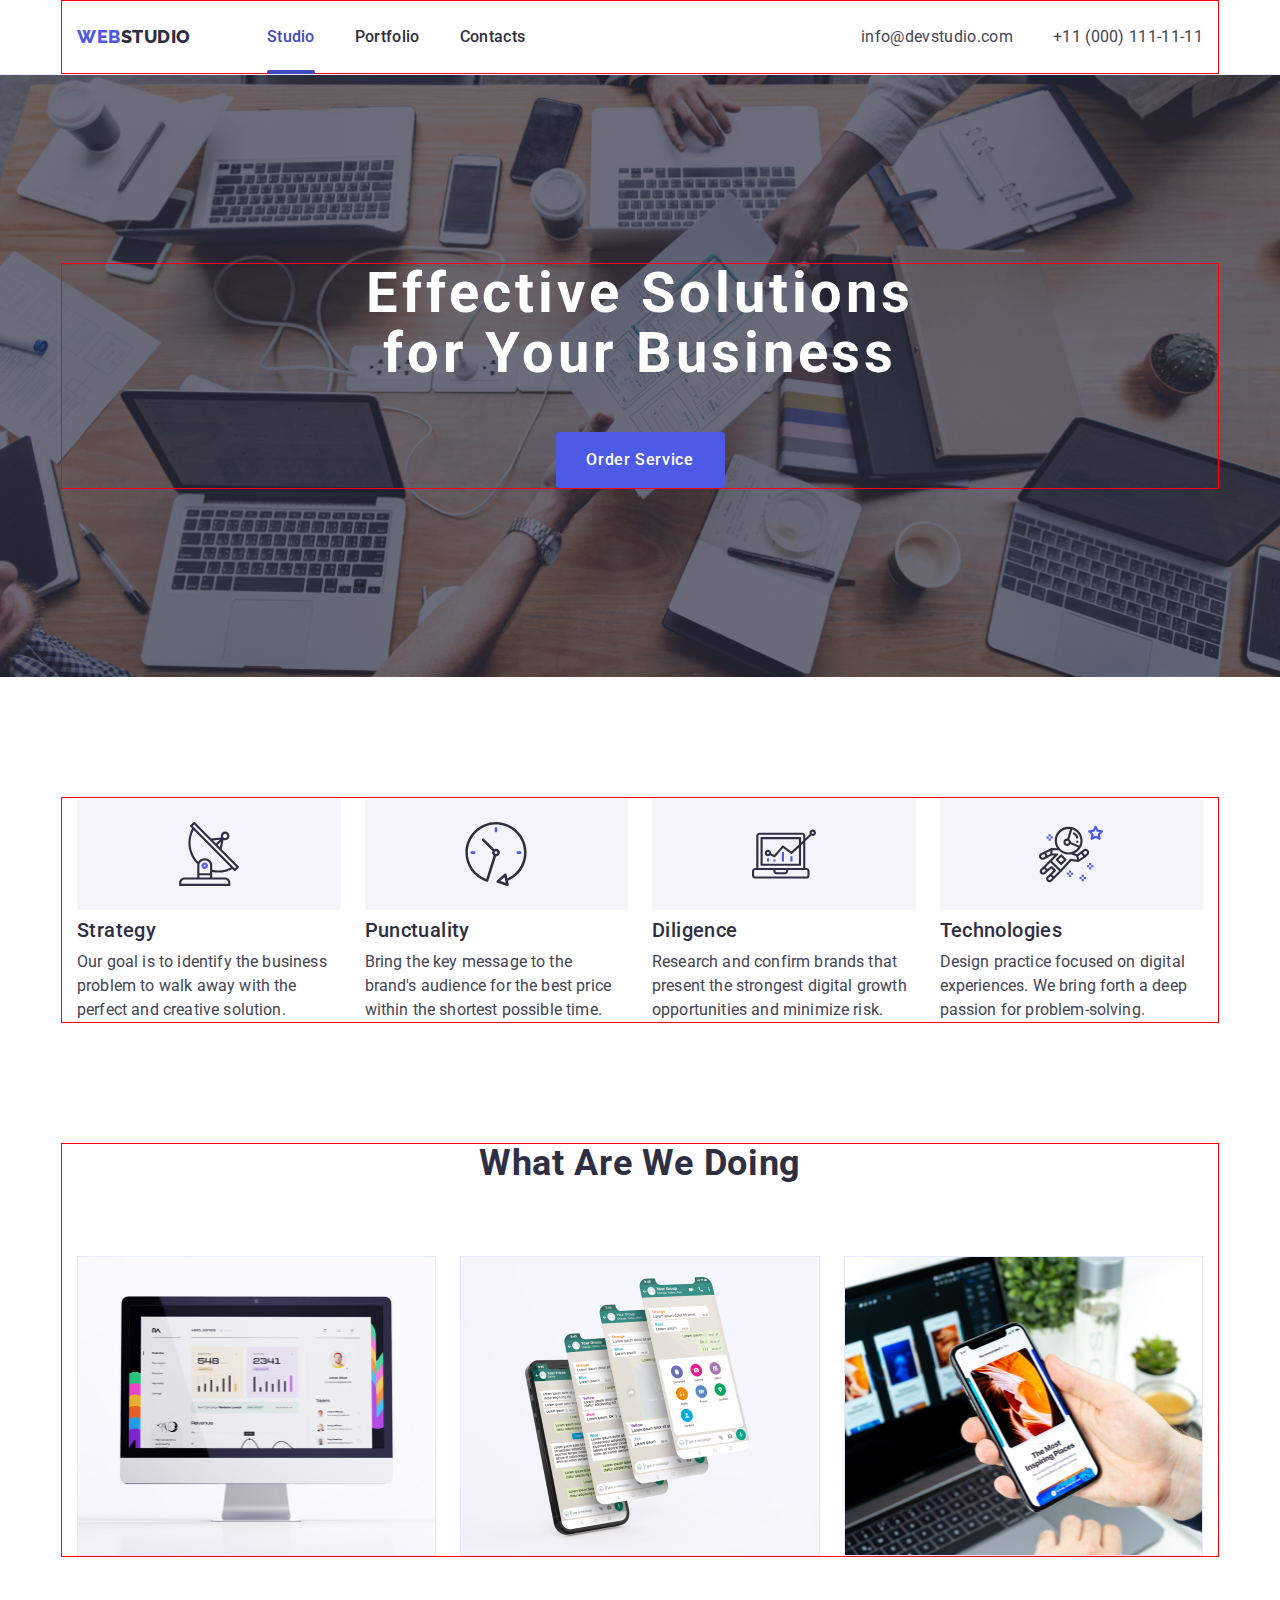
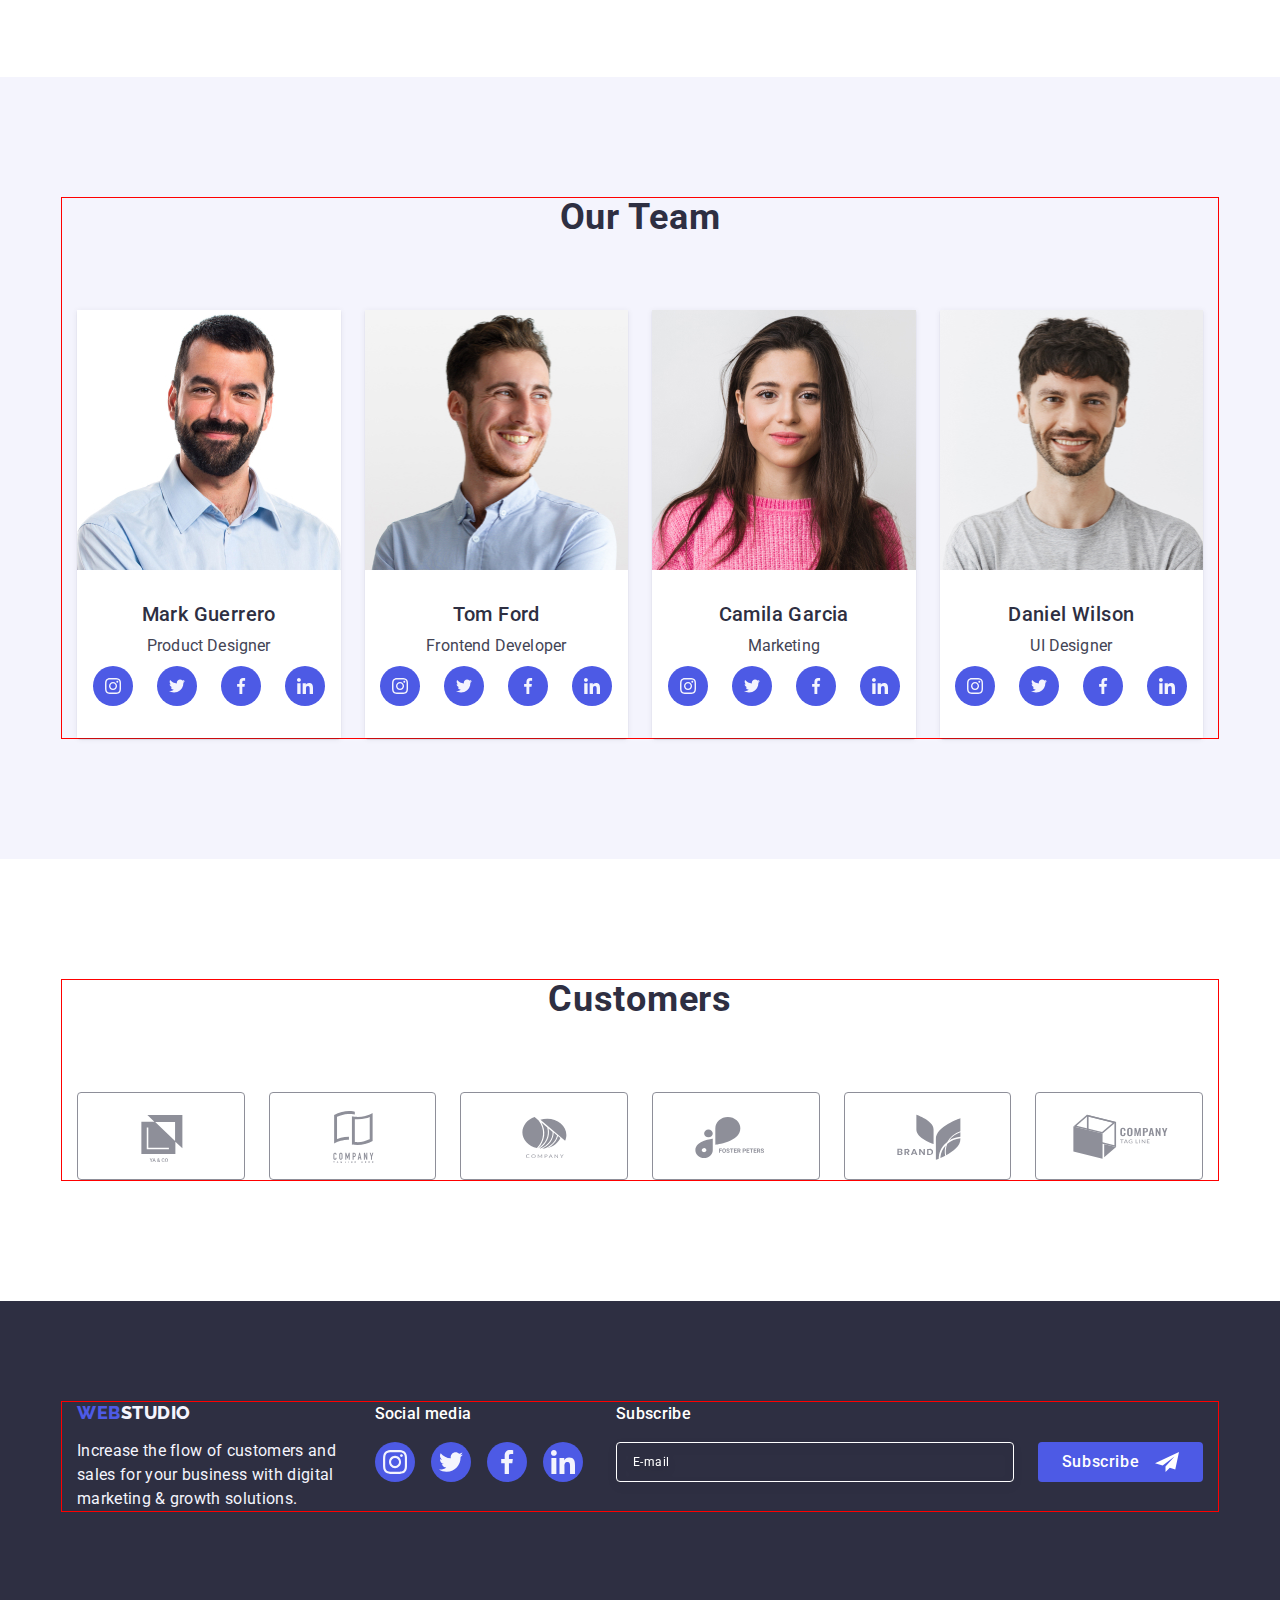
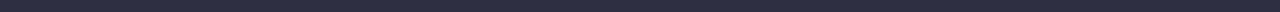
<file: index.html>
<!DOCTYPE html>
<html lang="en">
  <head>
    <meta charset="UTF-8" />
    <meta name="viewport" content="width=device-width, initial-scale=1.0" />
    <title>Studio</title>
    <!-- Fonts -->
    <link rel="preconnect" href="https://fonts.googleapis.com" />
    <link rel="preconnect" href="https://fonts.gstatic.com" crossorigin />
    <link
      href="https://fonts.googleapis.com/css2?family=Raleway:wght@800&family=Roboto:wght@400;500;700;900&display=swap"
      rel="stylesheet"
    />
    <link
      rel="stylesheet"
      href="https://cdnjs.cloudflare.com/ajax/libs/modern-normalize/2.0.0/modern-normalize.min.css"
    />
    <!-- Custom Styles -->

    <link rel="stylesheet" href="./css/styles.css" />
  </head>

  <body>
    <header class="page-header">
      <div class="nav-container container">
        <nav class="nav-list list">
          <a href="./index.html" class="header-logo link"
            >Web<span class="header-logo-span">Studio</span></a
          >
          <ul class="nav-list__menu list">
            <li class="nav-list__item">
              <a href="./index.html" class="nav-list__link-main link">Studio</a>
            </li>
            <li class="nav-list__item">
              <a href="./portfolio.html" class="nav-list__link link"
                >Portfolio</a
              >
            </li>
            <li class="nav-list__item">
              <a href="" class="nav-list__link link">Contacts</a>
            </li>
          </ul>
        </nav>

        <address class="header-adrress">
          <ul class="adrress-list list">
            <li class="adrress-list__item">
              <a
                href="mailto:info@devstudio.com"
                class="address-list__link link"
                >info@devstudio.com</a
              >
            </li>
            <li class="adrress-list__item">
              <a href="tel:+110001111111" class="address-list__link link"
                >+11 (000) 111-11-11</a
              >
            </li>
          </ul>
        </address>

        <!-- Header Mobile Menu  -->

        <button
          class="menu-open__button js-open-menu"
          aria-expanded="false"
          aria-controls="mobile-menu"
        >
          <svg
            class="menu-open__icon"
            width="32"
            height="22"
            stroke="var(--navyblue)"
          >
            <use href="./images/icons.svg#icon-burger"></use>
          </svg>
        </button>

        <div class="menu-container js-menu-container" id="mobile-menu">
          <button class="menu-close__button js-close-menu">
            <svg class="menu-close__icon" width="8" height="8">
              <use href="./images/icons.svg#icon-cross"></use>
            </svg>
          </button>

          <ul class="mobile-menu__list list">
            <li class="mobile-menu__item">
              <a href="./index.html" class="mobile-menu__link-main link"
                >Studio</a
              >
            </li>
            <li class="mobile-menu__item">
              <a href="./portfolio.html" class="mobile-menu__link link"
                >Portfolio</a
              >
            </li>
            <li class="mobile-menu__item">
              <a href="" class="mobile-menu__link link">Contacts</a>
            </li>
          </ul>

          <div class="mobile-menu__bottom">
            <address class="mobile-menu__contacts">
              <ul class="mobile-menu__contacts-list list">
                <li class="mobile-menu__contacts-item">
                  <a
                    class="mobile-menu__contacts-phone link"
                    href="tel:+110001111111"
                    >+11 (000) 111-11-11</a
                  >
                </li>
                <li class="mobile-menu__contacts-item">
                  <a
                    class="mobile-menu__contacts-mail link"
                    href="mailto:info@devstudio.com"
                    >info@devstudio.com</a
                  >
                </li>
              </ul>
            </address>

            <!-- Mobile Menu Socials -->

            <ul class="mobile-menu__socials-list">
              <li class="mobile-menu__socials-item list">
                <a
                  class="team-list__socials-link"
                  href="https://www.instagram.com"
                  target="_blank"
                  rel="noopener noreferrer"
                  aria-label="instagram icon"
                >
                  <svg class="team-list__socials-icon" width="16" height="16">
                    <use href="./images/icons.svg#icon-instagram"></use>
                  </svg>
                </a>
              </li>
              <li class="mobile-menu__socials-item list">
                <a
                  class="team-list__socials-link"
                  href="https://www.twitter.com"
                  target="_blank"
                  rel="noopener noreferrer"
                  aria-label="twitter icon"
                >
                  <svg class="team-list__socials-icon" width="16" height="16">
                    <use href="./images/icons.svg#icon-twitter"></use>
                  </svg>
                </a>
              </li>
              <li class="mobile-menu__socials-item list">
                <a
                  class="team-list__socials-link"
                  href="https://www.facebook.com"
                  target="_blank"
                  rel="noopener noreferrer"
                  aria-label="facebook icon"
                >
                  <svg class="team-list__socials-icon" width="16" height="16">
                    <use href="./images/icons.svg#icon-facebook"></use>
                  </svg>
                </a>
              </li>
              <li class="mobile-menu__socials-item list">
                <a
                  class="team-list__socials-link"
                  href="https://www.linkedin.com"
                  target="_blank"
                  rel="noopener noreferrer"
                  aria-label="linkedin icon"
                >
                  <svg class="team-list__socials-icon" width="16" height="16">
                    <use href="./images/icons.svg#icon-linkedin"></use>
                  </svg>
                </a>
              </li>
            </ul>
          </div>
        </div>
      </div>
    </header>

    <main>
      <!-- ===== Hero Section ===== -->

      <section class="hero">
        <div class="container">
          <h1 class="hero-headline">Effective Solutions for Your Business</h1>
          <button type="button" class="hero-button" data-modal-open>
            Order Service
          </button>
        </div>
      </section>

      <!-- ===== Advantages section ===== -->

      <section class="advantages-section">
        <div class="container">
          <h2 class="visually-hidden">Advantages</h2>
          <ul class="advantages-list list">
            <li class="advantages-list__link">
              <div class="advantages-list__item-container">
                <svg width="64" height="64">
                  <use href="./images/icons.svg#icon-antenna"></use>
                </svg>
              </div>
              <h3 class="card-headline">Strategy</h3>
              <p class="card-paragraph">
                Our goal is to identify the business problem to walk away with
                the perfect and creative solution.
              </p>
            </li>
            <li class="advantages-list__link">
              <div class="advantages-list__item-container">
                <svg width="64" height="64">
                  <use href="./images/icons.svg#icon-clock"></use>
                </svg>
              </div>
              <h3 class="card-headline">Punctuality</h3>
              <p class="card-paragraph">
                Bring the key message to the brand's audience for the best price
                within the shortest possible time.
              </p>
            </li>
            <li class="advantages-list__link">
              <div class="advantages-list__item-container">
                <svg width="64" height="64">
                  <use href="./images/icons.svg#icon-diagram"></use>
                </svg>
              </div>
              <h3 class="card-headline">Diligence</h3>
              <p class="card-paragraph">
                Research and confirm brands that present the strongest digital
                growth opportunities and minimize risk.
              </p>
            </li>
            <li class="advantages-list__link">
              <div class="advantages-list__item-container">
                <svg width="64" height="64">
                  <use href="./images/icons.svg#icon-astronaut"></use>
                </svg>
              </div>
              <h3 class="card-headline">Technologies</h3>
              <p class="card-paragraph">
                Design practice focused on digital experiences. We bring forth a
                deep passion for problem-solving.
              </p>
            </li>
          </ul>
        </div>
      </section>

      <!-- ===== Services Section ===== -->

      <section class="services-section">
        <div class="container">
          <h2 class="section-headline">What are we doing</h2>
          <ul class="services-list list">
            <li class="services-list__link">
              <img
                src="./images/02-works/works-01-1x.jpg"
                srcset="./images/02-works/works-01-2x.jpg 2x"
                alt="research"
                width="360"
                height="300"
              />
            </li>
            <li class="services-list__link">
              <img
                src="./images/02-works/works-02-1x.jpg"
                srcset="./images/02-works/works-02-2x.jpg 2x"
                alt="design"
                width="360"
                height="300"
              />
            </li>
            <li class="services-list__link">
              <img
                src="./images/02-works/works-03-1x.jpg"
                srcset="./images/02-works/works-03-2x.jpg 2x"
                alt="product"
                width="360"
                height="300"
              />
            </li>
          </ul>
        </div>
      </section>

      <!-- ===== Our Team section ===== -->

      <section class="team-section">
        <div class="container">
          <h2 class="section-headline">Our Team</h2>
          <ul class="team-list list">
            <!-- teammate 1 -->

            <li class="team-list__item">
              <img
                src="./images/03-team/team-01-1x.jpg"
                srcset="./images/03-team/team-01-2x.jpg 2x"
                alt="Product Designer"
                width="264"
                height="260"
              />
              <div class="team-list__employee">
                <h3 class="team__card-headline employee-name">Mark Guerrero</h3>
                <p class="card-paragraph employee-position">Product Designer</p>
                <ul class="team-list__socials-list">
                  <li class="team-list__socials-item list">
                    <a
                      class="team-list__socials-link"
                      href="https://www.instagram.com"
                      target="_blank"
                      rel="noopener noreferrer"
                      aria-label="instagram icon"
                    >
                      <svg
                        class="team-list__socials-icon"
                        width="16"
                        height="16"
                      >
                        <use href="./images/icons.svg#icon-instagram"></use>
                      </svg>
                    </a>
                  </li>

                  <li class="team-list__socials-item list">
                    <a
                      class="team-list__socials-link"
                      href="https://www.twitter.com"
                      target="_blank"
                      rel="noopener noreferrer"
                      aria-label="twitter icon"
                    >
                      <svg
                        class="team-list__socials-icon"
                        width="16"
                        height="16"
                      >
                        <use href="./images/icons.svg#icon-twitter"></use>
                      </svg>
                    </a>
                  </li>
                  <li class="team-list__socials-item list">
                    <a
                      class="team-list__socials-link"
                      href="https://www.facebook.com"
                      target="_blank"
                      rel="noopener noreferrer"
                      aria-label="facebook icon"
                    >
                      <svg
                        class="team-list__socials-icon"
                        width="16"
                        height="16"
                      >
                        <use href="./images/icons.svg#icon-facebook"></use>
                      </svg>
                    </a>
                  </li>
                  <li class="team-list__socials-item list">
                    <a
                      class="team-list__socials-link"
                      href="https://www.linkedin.com"
                      target="_blank"
                      rel="noopener noreferrer"
                      aria-label="linkedin icon"
                    >
                      <svg
                        class="team-list__socials-icon"
                        width="16"
                        height="16"
                      >
                        <use href="./images/icons.svg#icon-linkedin"></use>
                      </svg>
                    </a>
                  </li>
                </ul>
              </div>
            </li>

            <!-- teammate 2 -->

            <li class="team-list__item">
              <img
                src="./images/03-team/team-02-1x.jpg"
                srcset="./images/03-team/team-02-2x.jpg 2x"
                alt="Frontend Developer"
                width="264"
                height="260"
              />
              <div class="team-list__employee">
                <h3 class="team__card-headline employee-name">Tom Ford</h3>
                <p class="card-paragraph employee-position">
                  Frontend Developer
                </p>
                <ul class="team-list__socials-list">
                  <li class="team-list__socials-item list">
                    <a
                      class="team-list__socials-link"
                      href="https://www.instagram.com"
                      target="_blank"
                      rel="noopener noreferrer"
                      aria-label="instagram icon"
                    >
                      <svg
                        class="team-list__socials-icon"
                        width="16"
                        height="16"
                      >
                        <use href="./images/icons.svg#icon-instagram"></use>
                      </svg>
                    </a>
                  </li>
                  <li class="team-list__socials-item list">
                    <a
                      class="team-list__socials-link"
                      href="https://www.twitter.com"
                      target="_blank"
                      rel="noopener noreferrer"
                      aria-label="twitter icon"
                    >
                      <svg
                        class="team-list__socials-icon"
                        width="16"
                        height="16"
                      >
                        <use href="./images/icons.svg#icon-twitter"></use>
                      </svg>
                    </a>
                  </li>
                  <li class="team-list__socials-item list">
                    <a
                      class="team-list__socials-link"
                      href="https://www.facebook.com"
                      target="_blank"
                      rel="noopener noreferrer"
                      aria-label="facebook icon"
                    >
                      <svg
                        class="team-list__socials-icon"
                        width="16"
                        height="16"
                      >
                        <use href="./images/icons.svg#icon-facebook"></use>
                      </svg>
                    </a>
                  </li>
                  <li class="team-list__socials-item list">
                    <a
                      class="team-list__socials-link"
                      href="https://www.linkedin.com"
                      target="_blank"
                      rel="noopener noreferrer"
                      aria-label="linkedin icon"
                    >
                      <svg
                        class="team-list__socials-icon"
                        width="16"
                        height="16"
                      >
                        <use href="./images/icons.svg#icon-linkedin"></use>
                      </svg>
                    </a>
                  </li>
                </ul>
              </div>
            </li>

            <!-- teammate 3 -->

            <li class="team-list__item">
              <img
                src="./images/03-team/team-03-1x.jpg"
                srcset="./images/03-team/team-03-2x.jpg 2x"
                alt="Marketing"
                width="264"
                height="260"
              />
              <div class="team-list__employee">
                <h3 class="team__card-headline employee-name">Camila Garcia</h3>
                <p class="card-paragraph employee-position">Marketing</p>
                <ul class="team-list__socials-list">
                  <li class="team-list__socials-item list">
                    <a
                      class="team-list__socials-link"
                      href="https://www.instagram.com"
                      target="_blank"
                      rel="noopener noreferrer"
                      aria-label="instagram icon"
                    >
                      <svg
                        class="team-list__socials-icon"
                        width="16"
                        height="16"
                      >
                        <use href="./images/icons.svg#icon-instagram"></use>
                      </svg>
                    </a>
                  </li>
                  <li class="team-list__socials-item list">
                    <a
                      class="team-list__socials-link"
                      href="https://www.twitter.com"
                      target="_blank"
                      rel="noopener noreferrer"
                      aria-label="twitter icon"
                    >
                      <svg
                        class="team-list__socials-icon"
                        width="16"
                        height="16"
                      >
                        <use href="./images/icons.svg#icon-twitter"></use>
                      </svg>
                    </a>
                  </li>
                  <li class="team-list__socials-item list">
                    <a
                      class="team-list__socials-link"
                      href="https://www.facebook.com"
                      target="_blank"
                      rel="noopener noreferrer"
                      aria-label="facebook icon"
                    >
                      <svg
                        class="team-list__socials-icon"
                        width="16"
                        height="16"
                      >
                        <use href="./images/icons.svg#icon-facebook"></use>
                      </svg>
                    </a>
                  </li>
                  <li class="team-list__socials-item list">
                    <a
                      class="team-list__socials-link"
                      href="https://www.linkedin.com"
                      target="_blank"
                      rel="noopener noreferrer"
                      aria-label="linkedin icon"
                    >
                      <svg
                        class="team-list__socials-icon"
                        width="16"
                        height="16"
                      >
                        <use href="./images/icons.svg#icon-linkedin"></use>
                      </svg>
                    </a>
                  </li>
                </ul>
              </div>
            </li>

            <!-- teammate 4 -->

            <li class="team-list__item">
              <img
                src="./images/03-team/team-04-1x.jpg"
                srcset="./images/03-team/team-04-2x.jpg 2x"
                alt="UI Designer"
                width="264"
                height="260"
              />
              <div class="team-list__employee">
                <h3 class="team__card-headline employee-name">Daniel Wilson</h3>
                <p class="card-paragraph employee-position">UI Designer</p>
                <ul class="team-list__socials-list">
                  <li class="team-list__socials-item list">
                    <a
                      class="team-list__socials-link"
                      href="https://www.instagram.com"
                      target="_blank"
                      rel="noopener noreferrer"
                      aria-label="instagram icon"
                    >
                      <svg
                        class="team-list__socials-icon"
                        width="16"
                        height="16"
                      >
                        <use href="./images/icons.svg#icon-instagram"></use>
                      </svg>
                    </a>
                  </li>
                  <li class="team-list__socials-item list">
                    <a
                      class="team-list__socials-link"
                      href="https://www.twitter.com"
                      target="_blank"
                      rel="noopener noreferrer"
                      aria-label="twitter icon"
                    >
                      <svg
                        class="team-list__socials-icon"
                        width="16"
                        height="16"
                      >
                        <use href="./images/icons.svg#icon-twitter"></use>
                      </svg>
                    </a>
                  </li>
                  <li class="team-list__socials-item list">
                    <a
                      class="team-list__socials-link"
                      href="https://www.facebook.com"
                      target="_blank"
                      rel="noopener noreferrer"
                      aria-label="facebook icon"
                    >
                      <svg
                        class="team-list__socials-icon"
                        width="16"
                        height="16"
                      >
                        <use href="./images/icons.svg#icon-facebook"></use>
                      </svg>
                    </a>
                  </li>
                  <li class="team-list__socials-item list">
                    <a
                      class="team-list__socials-link"
                      href="https://www.linkedin.com"
                      target="_blank"
                      rel="noopener noreferrer"
                      aria-label="linkedin icon"
                    >
                      <svg
                        class="team-list__socials-icon"
                        width="16"
                        height="16"
                      >
                        <use href="./images/icons.svg#icon-linkedin"></use>
                      </svg>
                    </a>
                  </li>
                </ul>
              </div>
            </li>
          </ul>
        </div>
      </section>

      <!-- ===== Our Team section ===== -->

      <section class="customers-section">
        <div class="container">
          <h2 class="section-headline">Customers</h2>
          <ul class="customers-list list">
            <li class="customers-list__item">
              <a
                class="customers-list__link"
                href=""
                target="_blank"
                rel="noopener noreferrer"
                aria-label="icon company"
              >
                <svg class="customers-list__icon" width="104" height="56">
                  <use href="./images/icons.svg#icon-logo_1"></use>
                </svg>
              </a>
            </li>

            <li class="customers-list__item">
              <a
                class="customers-list__link"
                href=""
                target="_blank"
                rel="noopener noreferrer"
                aria-label="icon company"
              >
                <svg class="customers-list__icon" width="104" height="56">
                  <use href="./images/icons.svg#icon-logo_2"></use>
                </svg>
              </a>
            </li>

            <li class="customers-list__item">
              <a
                class="customers-list__link"
                href=""
                target="_blank"
                rel="noopener noreferrer"
                aria-label="icon company"
              >
                <svg class="customers-list__icon" width="104" height="56">
                  <use href="./images/icons.svg#icon-logo_3"></use>
                </svg>
              </a>
            </li>

            <li class="customers-list__item">
              <a
                class="customers-list__link"
                href=""
                target="_blank"
                rel="noopener noreferrer"
                aria-label="icon company"
              >
                <svg class="customers-list__icon" width="104" height="56">
                  <use href="./images/icons.svg#icon-logo_4"></use>
                </svg>
              </a>
            </li>

            <li class="customers-list__item">
              <a
                class="customers-list__link"
                href=""
                target="_blank"
                rel="noopener noreferrer"
                aria-label="icon company"
              >
                <svg class="customers-list__icon" width="104" height="56">
                  <use href="./images/icons.svg#icon-logo_5"></use>
                </svg>
              </a>
            </li>

            <li class="customers-list__item">
              <a
                class="customers-list__link"
                href=""
                target="_blank"
                rel="noopener noreferrer"
                aria-label="icon company"
              >
                <svg class="customers-list__icon" width="104" height="56">
                  <use href="./images/icons.svg#icon-logo_6"></use>
                </svg>
              </a>
            </li>
          </ul>
        </div>
      </section>
    </main>

    <!-- ===== Our Team section ===== -->

    <footer class="page-footer">
      <div class="footer-container container">
        <div class="footer-logo__wrap">
          <a href="./index.html" class="footer-logo link"
            >Web<span class="footer-logo-span">Studio</span></a
          >
          <p class="footer-paragraph">
            Increase the flow of customers and sales for your business with
            digital marketing & growth solutions.
          </p>
        </div>
        <div class="footer-socials__wrap">
          <p class="footer-socials__headline">Social media</p>
          <ul class="footer-socials__list list">
            <li class="footer-socials__item">
              <a
                class="footer-socials__link"
                href="https://instagram.com"
                target="_blank"
                rel="noopener noreferrer"
                aria-label="instagram icon"
              >
                <svg class="footer-socials__icon" width="24" height="24">
                  <use href="./images/icons.svg#icon-instagram"></use>
                </svg>
              </a>
            </li>
            <li class="footer-socials__item">
              <a
                class="footer-socials__link"
                href="https://twitter.com"
                target="_blank"
                rel="noopener noreferrer"
                aria-label="twitter icon"
              >
                <svg class="footer-socials__icon" width="24" height="24">
                  <use href="./images/icons.svg#icon-twitter"></use>
                </svg>
              </a>
            </li>
            <li class="footer-socials__item">
              <a
                class="footer-socials__link"
                href="https://facebook.com"
                target="_blank"
                rel="noopener noreferrer"
                aria-label="facebook icon"
              >
                <svg class="footer-socials__icon" width="24" height="24">
                  <use href="./images/icons.svg#icon-facebook"></use>
                </svg>
              </a>
            </li>
            <li class="footer-socials__item">
              <a
                class="footer-socials__link"
                href="https://linkedin.com"
                target="_blank"
                rel="noopener noreferrer"
                aria-label="linkedin icon"
              >
                <svg class="footer-socials__icon" width="24" height="24">
                  <use href="./images/icons.svg#icon-linkedin"></use>
                </svg>
              </a>
            </li>
          </ul>
        </div>
        <div class="footer-form__wrap">
          <p class="footer-socials__headline">Subscribe</p>
          <form class="footer-form__form">
            <label class="footer-form__label" for="email_input">
              <input
                class="footer-form__input"
                type="email"
                id="email_input"
                placeholder="E-mail"
                name="email"
              />
            </label>
            <button class="footer-form__button" type="submit">
              Subscribe
              <svg class="footer-form__button-icon" width="24" height="24">
                <use href="./images/icons.svg#icon-plane"></use>
              </svg>
            </button>
          </form>
        </div>
      </div>
    </footer>

    <!-- Modal window -->

    <!-- <div class="backdrop is-hidden" data-modal>
      <div class="modal">
        <button class="modal__button-close" type="button" data-modal-close>
          <svg
            class="modal-button-close__icon"
            width="8"
            height="8"
            aria-label="icon-modal-close"
          >
            <use href="./images/icons.svg#icon-cross"></use>
          </svg>
        </button>

        <p class="modal__form-headline">
          Leave your contacts and we will call you back
        </p>

        <form class="modal__form" name="contact-form" autocomplete="off">
          <div class="modal__wrap">
            <label class="form__label" for="user-name">Name</label>
            <div class="form__field">
              <input
                class="form__input"
                type="text"
                id="user-name"
                name="user-name"
              />
              <svg class="form__icon" width="18" height="24">
                <use href="./images/icons.svg#icon-user"></use>
              </svg>
            </div>
          </div>

          <div class="modal__wrap">
            <label class="form__label" for="userphone">Phone</label>
            <div class="form__field">
              <input
                class="form__input"
                type="text"
                id="userphone"
                name="user-phone"
              />
              <svg class="form__icon" width="18" height="24">
                <use href="./images/icons.svg#icon-phone"></use>
              </svg>
            </div>
          </div>

          <div class="modal__wrap">
            <label class="form__label" for="useremail">Email</label>
            <div class="form__field">
              <input
                class="form__input"
                type="text"
                id="useremail"
                name="user-email"
              />
              <svg class="form__icon" width="18" height="24">
                <use href="./images/icons.svg#icon-envelope"></use>
              </svg>
            </div>
          </div>

          <div class="modal-text__wrap">
            <label class="form__label" for="user-comment">Comment</label>
            <textarea
              class="form__textarea"
              placeholder="Text input"
              name="user-comment"
              id="user-comment"
              cols="30"
              rows="10"
            ></textarea>
          </div>

          <div class="modal-policy__wrap">
            <input
              class="modal-policy__input visually-hidden"
              type="checkbox"
              id="user-privacy"
              value="true"
              name="user-privacy"
            />
            <label class="form__label-policy" for="user-privacy"
              ><span class="form__label-policy-span">
                <svg
                  class="form__label-policy-icon"
                  width="10"
                  height="8"
                  aria-label="icon-check-white"
                >
                  <use href="./images/icons.svg#icon-check-white"></use>
                </svg>
              </span>
              I accept the terms and conditions of the
              <a class="form__policy-link" href="">Privacy Policy</a>
            </label>
          </div>

          <button class="form__button" type="submit">Send</button>
        </form>
      </div>
    </div> -->
    <script defer src="js/mobile-menu.js"></script>
    <script src="./js/modal.js"></script>
  </body>
</html>
</file>
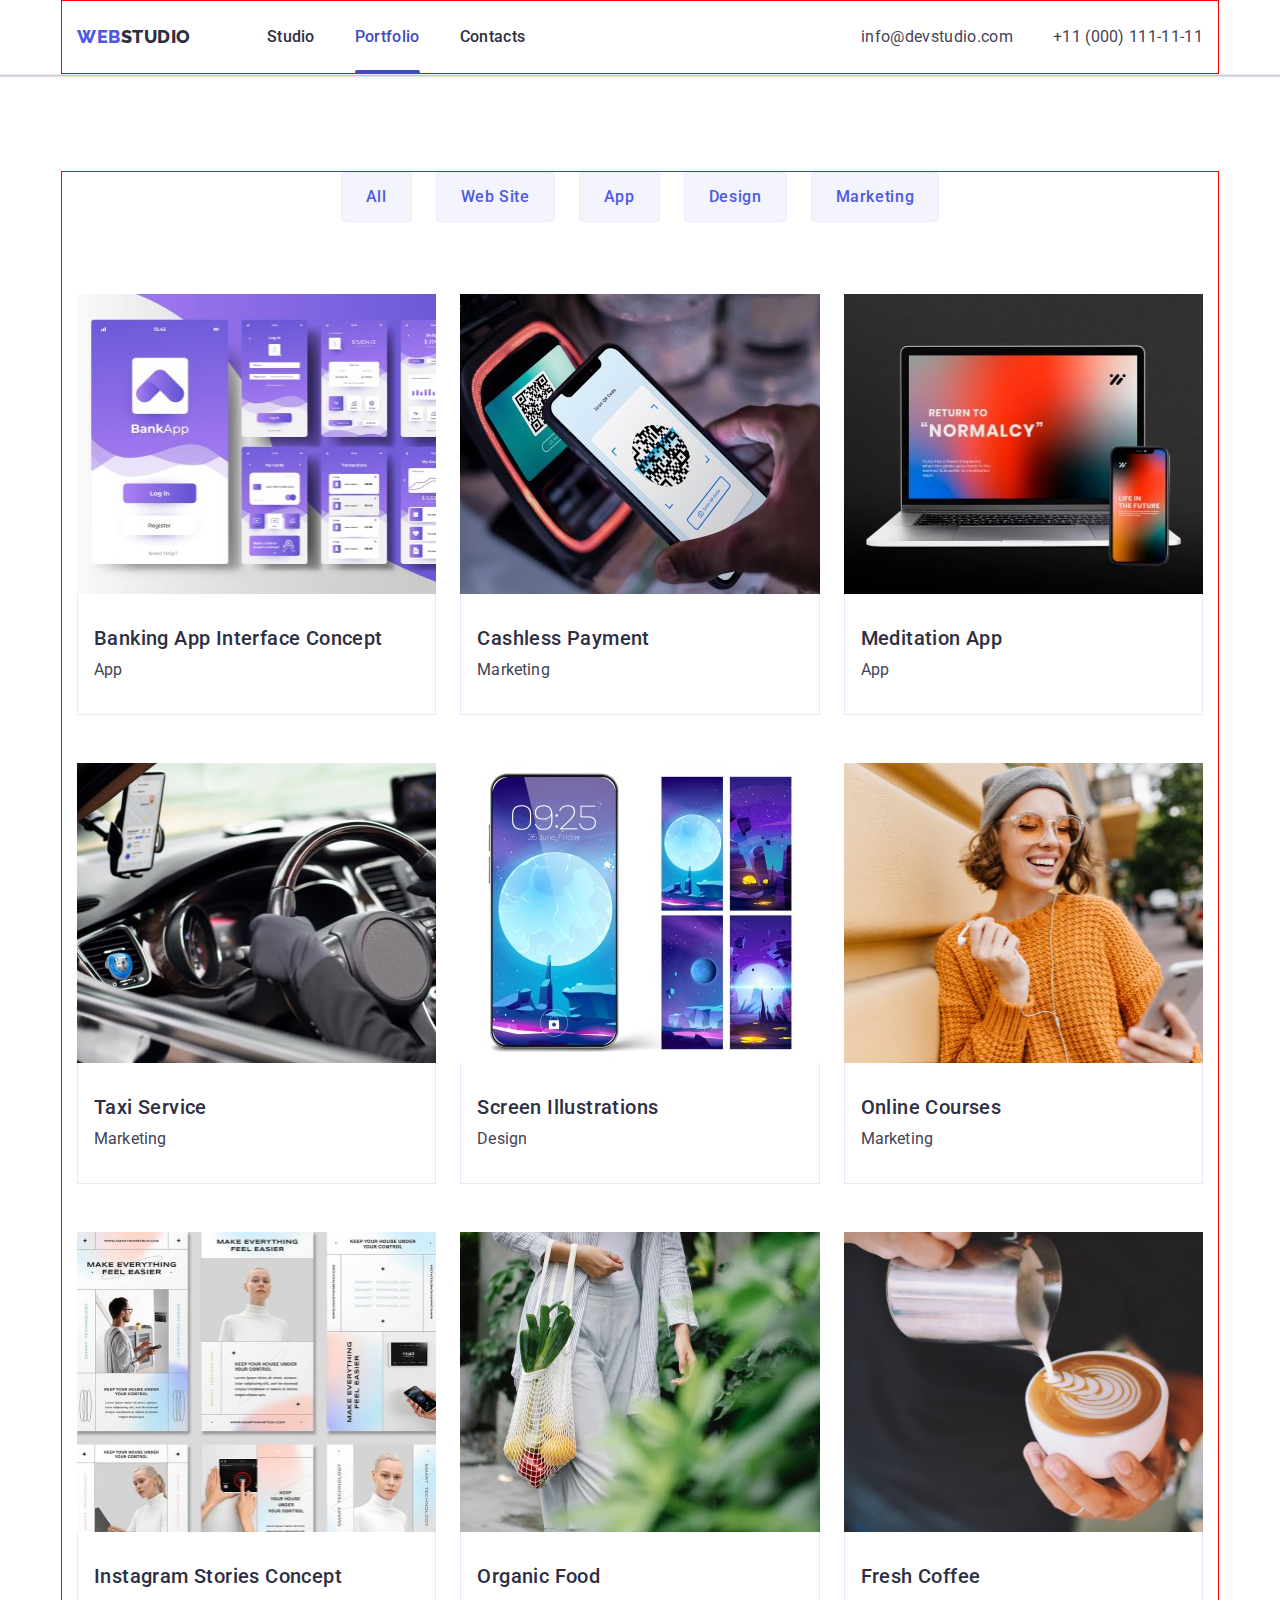
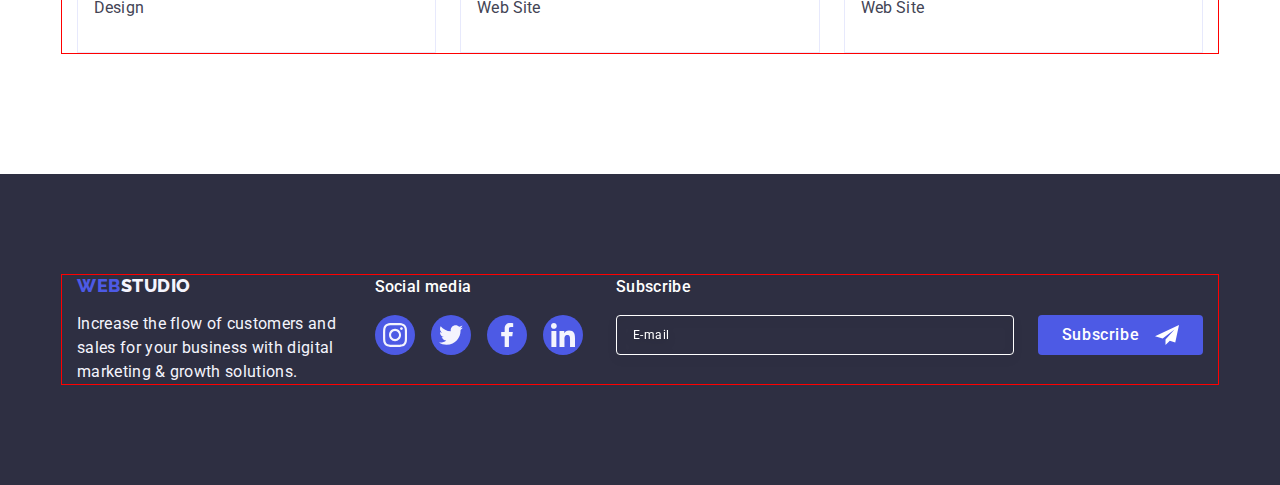
<file: portfolio.html>
<!DOCTYPE html>
<html lang="en">
  <head>
    <meta charset="UTF-8" />
    <meta name="viewport" content="width=device-width, initial-scale=1.0" />
    <title>Studio</title>
    <!-- Fonts -->
    <link rel="preconnect" href="https://fonts.googleapis.com" />
    <link rel="preconnect" href="https://fonts.gstatic.com" crossorigin />
    <link
      href="https://fonts.googleapis.com/css2?family=Raleway:wght@800&family=Roboto:wght@400;500;700;900&display=swap"
      rel="stylesheet"
    />
    <link
      rel="stylesheet"
      href="https://cdnjs.cloudflare.com/ajax/libs/modern-normalize/2.0.0/modern-normalize.min.css"
    />
    <!-- Custom styles -->
    <link rel="stylesheet" href="./css/styles.css" />
  </head>

  <body>
    <header class="page-header">
      <div class="nav-container container">
        <nav class="nav-list list">
          <a href="./index.html" class="header-logo link"
            >Web<span class="header-logo-span">Studio</span></a
          >
          <ul class="nav-list__menu list">
            <li class="nav-list__item">
              <a href="./index.html" class="nav-list__link link">Studio</a>
            </li>
            <li class="nav-list__item">
              <a href="./portfolio.html" class="nav-list__link-main link"
                >Portfolio</a
              >
            </li>
            <li class="nav-list__item">
              <a href="" class="nav-list__link link">Contacts</a>
            </li>
          </ul>
        </nav>

        <address class="header-adrress">
          <ul class="adrress-list list">
            <li class="adrress-list__item">
              <a
                href="mailto:info@devstudio.com"
                class="address-list__link link"
                >info@devstudio.com</a
              >
            </li>
            <li class="adrress-list__item">
              <a href="tel:+110001111111" class="address-list__link link"
                >+11 (000) 111-11-11</a
              >
            </li>
          </ul>
        </address>

        <!-- Button menu open -->

        <button
          class="menu-open__button js-open-menu"
          aria-expanded="false"
          aria-controls="mobile-menu"
        >
          <svg
            class="menu-open__icon"
            width="32"
            height="22"
            stroke="var(--navyblue)"
          >
            <use href="./images/icons.svg#icon-burger"></use>
          </svg>
        </button>

        <div class="menu-container js-menu-container" id="mobile-menu">
          <button class="menu-close__button js-close-menu">
            <svg class="menu-close__icon" width="8" height="8">
              <use href="./images/icons.svg#icon-cross"></use>
            </svg>
          </button>

          <ul class="mobile-menu__list list">
            <li class="mobile-menu__item">
              <a href="./index.html" class="mobile-menu__link link">Studio</a>
            </li>
            <li class="mobile-menu__item">
              <a href="./portfolio.html" class="mobile-menu__link-main link"
                >Portfolio</a
              >
            </li>
            <li class="mobile-menu__item">
              <a href="" class="mobile-menu__link link">Contacts</a>
            </li>
          </ul>

          <div class="mobile-menu__bottom">
            <address class="mobile-menu__contacts">
              <ul class="mobile-menu__contacts-list list">
                <li class="mobile-menu__contacts-item">
                  <a
                    class="mobile-menu__contacts-phone link"
                    href="tel:+110001111111"
                    >+11 (000) 111-11-11</a
                  >
                </li>
                <li class="mobile-menu__contacts-item">
                  <a
                    class="mobile-menu__contacts-mail link"
                    href="mailto:info@devstudio.com"
                    >info@devstudio.com</a
                  >
                </li>
              </ul>
            </address>

            <!-- Mobsle-menu socials -->

            <ul class="mobile-menu__socials-list">
              <li class="mobile-menu__socials-item list">
                <a
                  class="team-list__socials-link"
                  href="https://www.instagram.com"
                  target="_blank"
                  rel="noopener noreferrer"
                  aria-label="instagram icon"
                >
                  <svg class="team-list__socials-icon" width="16" height="16">
                    <use href="./images/icons.svg#icon-instagram"></use>
                  </svg>
                </a>
              </li>
              <li class="mobile-menu__socials-item list">
                <a
                  class="team-list__socials-link"
                  href="https://www.twitter.com"
                  target="_blank"
                  rel="noopener noreferrer"
                  aria-label="twitter icon"
                >
                  <svg class="team-list__socials-icon" width="16" height="16">
                    <use href="./images/icons.svg#icon-twitter"></use>
                  </svg>
                </a>
              </li>
              <li class="mobile-menu__socials-item list">
                <a
                  class="team-list__socials-link"
                  href="https://www.facebook.com"
                  target="_blank"
                  rel="noopener noreferrer"
                  aria-label="facebook icon"
                >
                  <svg class="team-list__socials-icon" width="16" height="16">
                    <use href="./images/icons.svg#icon-facebook"></use>
                  </svg>
                </a>
              </li>
              <li class="mobile-menu__socials-item list">
                <a
                  class="team-list__socials-link"
                  href="https://www.linkedin.com"
                  target="_blank"
                  rel="noopener noreferrer"
                  aria-label="linkedin icon"
                >
                  <svg class="team-list__socials-icon" width="16" height="16">
                    <use href="./images/icons.svg#icon-linkedin"></use>
                  </svg>
                </a>
              </li>
            </ul>
          </div>
        </div>
      </div>
    </header>

    <main>
      <!-- Portfolio section -->
      <section class="portfolio-section">
        <div class="container">
          <h1 class="visually-hidden">Our Portfolio</h1>

          <ul class="filter-list list">
            <li class="filter-button__item">
              <button type="button" class="filter-button">All</button>
            </li>
            <li class="filter-button__item">
              <button type="button" class="filter-button">Web Site</button>
            </li>
            <li class="filter-button__item">
              <button type="button" class="filter-button">App</button>
            </li>
            <li class="filter-button__item">
              <button type="button" class="filter-button">Design</button>
            </li>
            <li class="filter-button__item">
              <button type="button" class="filter-button">Marketing</button>
            </li>
          </ul>

          <ul class="portfolio-list list">
            <!-- 1 -->

            <li class="portfolio-item">
              <a href="" class="portfolio-link link">
                <div class="portfolio-item__overlay">
                  <img
                    src="./images/img-41.jpg"
                    alt="Banking App"
                    width="360"
                    height="300"
                  />
                  <p class="portfolio-item__overlay-text">
                    14 Stylish and User-Friendly App Design Concepts · Task
                    Manager App · Calorie Tracker App · Exotic Fruit Ecommerce
                    App · Cloud Storage App
                  </p>
                </div>

                <div class="portfolio-link__name">
                  <h2 class="card-headline">Banking App Interface Concept</h2>
                  <p class="card-paragraph">App</p>
                </div>
              </a>
            </li>

            <!-- 2 -->

            <li class="portfolio-item">
              <a href="" class="portfolio-link link">
                <div class="portfolio-item__overlay">
                  <img
                    src="./images/img-42.jpg"
                    alt="Cashless Payment"
                    width="360"
                    height="300"
                  />
                  <p class="portfolio-item__overlay-text">
                    14 Stylish and User-Friendly App Design Concepts · Task
                    Manager App · Calorie Tracker App · Exotic Fruit Ecommerce
                    App · Cloud Storage App
                  </p>
                </div>

                <div class="portfolio-link__name">
                  <h2 class="card-headline">Cashless Payment</h2>
                  <p class="card-paragraph">Marketing</p>
                </div>
              </a>
            </li>

            <!-- 3 -->

            <li class="portfolio-item">
              <a href="" class="portfolio-link link">
                <div class="portfolio-item__overlay">
                  <img
                    src="./images/img-43.jpg"
                    alt="Meditation App"
                    width="360"
                    height="300"
                  />
                  <p class="portfolio-item__overlay-text">
                    14 Stylish and User-Friendly App Design Concepts · Task
                    Manager App · Calorie Tracker App · Exotic Fruit Ecommerce
                    App · Cloud Storage App
                  </p>
                </div>

                <div class="portfolio-link__name">
                  <h2 class="card-headline">Meditation App</h2>
                  <p class="card-paragraph">App</p>
                </div>
              </a>
            </li>

            <!-- 4 -->

            <li class="portfolio-item">
              <a href="" class="portfolio-link link">
                <div class="portfolio-item__overlay">
                  <img
                    src="./images/img-44.jpg"
                    alt="Taxi Service"
                    width="360"
                    height="300"
                  />
                  <p class="portfolio-item__overlay-text">
                    14 Stylish and User-Friendly App Design Concepts · Task
                    Manager App · Calorie Tracker App · Exotic Fruit Ecommerce
                    App · Cloud Storage App
                  </p>
                </div>

                <div class="portfolio-link__name">
                  <h2 class="card-headline">Taxi Service</h2>
                  <p class="card-paragraph">Marketing</p>
                </div>
              </a>
            </li>

            <!-- 5 -->

            <li class="portfolio-item">
              <a href="" class="portfolio-link link">
                <div class="portfolio-item__overlay">
                  <img
                    src="./images/img-45.jpg"
                    alt="Screen Illustrations"
                    width="360"
                    height="300"
                  />
                  <p class="portfolio-item__overlay-text">
                    14 Stylish and User-Friendly App Design Concepts · Task
                    Manager App · Calorie Tracker App · Exotic Fruit Ecommerce
                    App · Cloud Storage App
                  </p>
                </div>

                <div class="portfolio-link__name">
                  <h2 class="card-headline">Screen Illustrations</h2>
                  <p class="card-paragraph">Design</p>
                </div>
              </a>
            </li>

            <!-- 6 -->

            <li class="portfolio-item">
              <a href="" class="portfolio-link link">
                <div class="portfolio-item__overlay">
                  <img
                    src="./images/img-46.jpg"
                    alt="Online Courses"
                    width="360"
                    height="300"
                  />
                  <p class="portfolio-item__overlay-text">
                    14 Stylish and User-Friendly App Design Concepts · Task
                    Manager App · Calorie Tracker App · Exotic Fruit Ecommerce
                    App · Cloud Storage App
                  </p>
                </div>

                <div class="portfolio-link__name">
                  <h2 class="card-headline">Online Courses</h2>
                  <p class="card-paragraph">Marketing</p>
                </div>
              </a>
            </li>

            <!-- 7 -->

            <li class="portfolio-item">
              <a href="" class="portfolio-link link">
                <div class="portfolio-item__overlay">
                  <img
                    src="./images/img-47.jpg"
                    alt="Instagram Stories"
                    width="360"
                    height="300"
                  />
                  <p class="portfolio-item__overlay-text">
                    14 Stylish and User-Friendly App Design Concepts · Task
                    Manager App · Calorie Tracker App · Exotic Fruit Ecommerce
                    App · Cloud Storage App
                  </p>
                </div>

                <div class="portfolio-link__name">
                  <h2 class="card-headline">Instagram Stories Concept</h2>
                  <p class="card-paragraph">Design</p>
                </div>
              </a>
            </li>

            <!-- 8 -->

            <li class="portfolio-item">
              <a href="" class="portfolio-link link">
                <div class="portfolio-item__overlay">
                  <img
                    src="./images/img-48.jpg"
                    alt="Organic Food"
                    width="360"
                    height="300"
                  />
                  <p class="portfolio-item__overlay-text">
                    14 Stylish and User-Friendly App Design Concepts · Task
                    Manager App · Calorie Tracker App · Exotic Fruit Ecommerce
                    App · Cloud Storage App
                  </p>
                </div>

                <div class="portfolio-link__name">
                  <h2 class="card-headline">Organic Food</h2>
                  <p class="card-paragraph">Web Site</p>
                </div>
              </a>
            </li>

            <!-- 9 -->

            <li class="portfolio-item">
              <a href="" class="portfolio-link link">
                <div class="portfolio-item__overlay">
                  <img
                    src="./images/img-49.jpg"
                    alt="Fresh Coffee"
                    width="360"
                    height="300"
                  />
                  <p class="portfolio-item__overlay-text">
                    14 Stylish and User-Friendly App Design Concepts · Task
                    Manager App · Calorie Tracker App · Exotic Fruit Ecommerce
                    App · Cloud Storage App
                  </p>
                </div>

                <div class="portfolio-link__name">
                  <h2 class="card-headline">Fresh Coffee</h2>
                  <p class="card-paragraph">Web Site</p>
                </div>
              </a>
            </li>
          </ul>
        </div>
      </section>
    </main>

    <footer class="page-footer">
      <div class="footer-container container">
        <div class="footer-logo__wrap">
          <a href="./index.html" class="footer-logo link"
            >Web<span class="footer-logo-span">Studio</span></a
          >
          <p class="footer-paragraph">
            Increase the flow of customers and sales for your business with
            digital marketing & growth solutions.
          </p>
        </div>
        <div class="footer-socials__wrap">
          <p class="footer-socials__headline">Social media</p>
          <ul class="footer-socials__list list">
            <li class="footer-socials__item">
              <a
                class="footer-socials__link"
                href="https://instagram.com"
                target="_blank"
                rel="noopener noreferrer"
                aria-label="instagram icon"
              >
                <svg class="footer-socials__icon" width="24" height="24">
                  <use href="./images/icons.svg#icon-instagram"></use>
                </svg>
              </a>
            </li>
            <li class="footer-socials__item">
              <a
                class="footer-socials__link"
                href="https://twitter.com"
                target="_blank"
                rel="noopener noreferrer"
                aria-label="twitter icon"
              >
                <svg class="footer-socials__icon" width="24" height="24">
                  <use href="./images/icons.svg#icon-twitter"></use>
                </svg>
              </a>
            </li>
            <li class="footer-socials__item">
              <a
                class="footer-socials__link"
                href="https://facebook.com"
                target="_blank"
                rel="noopener noreferrer"
                aria-label="facebook icon"
              >
                <svg class="footer-socials__icon" width="24" height="24">
                  <use href="./images/icons.svg#icon-facebook"></use>
                </svg>
              </a>
            </li>
            <li class="footer-socials__item">
              <a
                class="footer-socials__link"
                href="https://linkedin.com"
                target="_blank"
                rel="noopener noreferrer"
                aria-label="linkedin icon"
              >
                <svg class="footer-socials__icon" width="24" height="24">
                  <use href="./images/icons.svg#icon-linkedin"></use>
                </svg>
              </a>
            </li>
          </ul>
        </div>
        <div class="footer-form__wrap">
          <p class="footer-socials__headline">Subscribe</p>
          <form class="footer-form__form">
            <label class="footer-form__label" for="email_input">
              <input
                class="footer-form__input"
                type="email"
                id="email_input"
                placeholder="E-mail"
                name="email"
              />
            </label>
            <button class="footer-form__button" type="submit">
              Subscribe
              <svg class="footer-form__button-icon" width="24" height="24">
                <use href="./images/icons.svg#icon-plane"></use>
              </svg>
            </button>
          </form>
        </div>
      </div>
    </footer>
    <script defer src="js/mobile-menu.js"></script>
  </body>
</html>
</file>
<file: css/styles.css>
:root {
  --iris: #4d5ae5;
  --navyblue: #2e2f42;
  --slate: #434455;
  --white: #ffffff;
  --ocean: #404bbf;
  --cloud: #f4f4fd;
  --cornflower: #e7e9fc;
  --light_slate: #8e8f99;
  --green: #31d0aa;
  --dairy: #fcfcfc;
  --textarea: rgba(46, 47, 66, 0.4);
}

*,
*::before,
*::after {
  box-sizing: border-box;
}

/**
  |============================
  | Utilities
  |============================
*/

h1,
h2,
h3,
h4,
h5,
h6,
p,
ul {
  margin: 0;
  padding: 0;
}

ul {
  list-style: none;
}

a {
  text-decoration: none;
  outline: none;
}

li {
  margin: 0;
  padding-left: 0;
}

img {
  display: block;
  max-width: 100%;
}

input,
textarea,
button {
  font: inherit;
}

button {
  cursor: pointer;
  font-family: inherit;
  color: currentColor;
}

.visually-hidden {
  position: absolute;
  width: 1px;
  height: 1px;
  margin: -1px;
  border: 0;
  padding: 0;
  white-space: nowrap;
  clip-path: inset(100%);
  clip: rect(0 0 0 0);
  overflow: hidden;
}

.link {
  text-decoration: none;
}

.list {
  list-style: none;
  padding: 0;
}

/**
  |============================
  | Main Styles
  |============================
*/

body {
  font-family: Roboto, sans-serif;
  color: var(--slate);
  background-color: var(--white);
}

.container {
  min-width: 320px;
  padding: 0 16px;
  margin: 0 auto;
  border: 1px solid tomato;
}

@media screen and (min-width: 428px) {
  .container {
    width: 428px;
    border: 1px solid green;
  }
}

@media screen and (min-width: 768px) {
  .container {
    width: 768px;
    border: 1px solid blue;
  }
}

@media screen and (min-width: 1158px) {
  .container {
    width: 1158px;
    padding: 0 15px;
    border: 1px solid red;
  }
}

/**
  |============================
  | Headlines and paragrarhs styles
  |============================
*/

.section-headline {
  margin-bottom: 72px;
  font-size: 36px;
  line-height: 1.11;
  letter-spacing: 0.02em;
  text-align: center;
  text-transform: capitalize;
  color: var(--navyblue);
}

.card-headline {
  margin-bottom: 8px;

  font-size: 36px;
  font-weight: 700;
  line-height: 1.11em;
  letter-spacing: 0.72px;
  color: var(--navyblue);

  text-align: center;
  text-transform: capitalize;
}

@media screen and (min-width: 1158px) {
  .card-headline {
    text-align: start;
    margin-bottom: 8px;

    font-size: 20px;
    font-weight: 500;
    line-height: 1.2;
    letter-spacing: 0.02em;
    color: var(--navyblue);
  }
}

.card-paragraph {
  font-size: 16px;
  font-style: normal;
  font-weight: 500;
  line-height: 1.5em;
  letter-spacing: 0.01em;

  color: var(--slate);
}

@media screen and (min-width: 1158px) {
  .card-paragraph {
    font-weight: 400;
  }
}

/**
  |============================
  | Header Menu
  |============================
*/

.menu-open__button {
  background-color: transparent;
  border: none;
}
.menu-open__button:hover,
.menu-open__button:focus {
  border: 1px solid var(--navyblue);
}

@media screen and (min-width: 768px) {
  .menu-open__button {
    display: none;
  }
}

.menu-container {
  display: flex;
  flex-direction: column;
  justify-content: space-between;

  position: fixed;
  top: 0;
  left: 0;

  width: 100vw;
  height: 100vh;
  padding: 80px 35px 40px 40px;
  background-color: var(--white);
  z-index: 999;

  transform: translateX(-100%);
  transition: transform 750ms ease-in-out;
}

.menu-container.is-open {
  transform: translateX(0);
}

.menu-close__button {
  cursor: pointer;
  position: absolute;
  top: 24px;
  right: 24px;

  padding: 0;
  width: 24px;
  height: 24px;
  border-radius: 50%;
  background-color: var(--cornflower);
  border: 1px solid rgba(0, 0, 0, 0.1);

  display: flex;
  align-items: center;
  justify-content: center;

  transition: background-color 250ms cubic-bezier(0.4, 0, 0.2, 1),
    border 250ms cubic-bezier(0.4, 0, 0.2, 1);
}

.menu-close__button:hover,
.menu-close__button:focus {
  background-color: var(--ocean);
  border: none;
  fill: var(--white);
}

.menu-close__icon {
  fill: var(--black);
  transition: fill 250ms cubic-bezier(0.4, 0, 0.2, 1);
}

.menu-close__icon:hover .menu-close__icon,
.menu-close__icon:focus .menu-close__icon {
  fill: var(--white);
}

/* ===== Mobile menu navigation ===== */

.mobile-menu__list {
  display: flex;
  flex-direction: column;
  gap: 40px;
}

.mobile-menu__item {
}

.mobile-menu__link-main {
  font-size: 36px;
  font-weight: 700;
  line-height: 1.11em;
  letter-spacing: 0.72px;
  text-transform: capitalize;

  color: var(--ocean);
}

.mobile-menu__link {
  font-size: 36px;
  font-weight: 700;
  line-height: 1.11em;
  letter-spacing: 0.72px;
  text-transform: capitalize;

  color: var(--navyblue);
}

.mobile-menu__bottom {
  display: flex;
  flex-direction: column;
  gap: 48px;
}

.mobile-menu__contacts-list {
  display: flex;
  flex-direction: column;
  gap: 40px;
}

.mobile-menu__contacts-phone {
  font-size: 36px;
  font-style: normal;
  font-weight: 700;
  line-height: 1.11em;
  letter-spacing: 0.72px;
  text-transform: capitalize;
  text-decoration: none;
  color: var(--ocean);
}

.mobile-menu__contacts-mail {
  font-size: 20px;
  font-style: normal;
  font-weight: 500;
  line-height: 1.2em;
  letter-spacing: 0.4px;

  color: var(--navyblue);
}

.mobile-menu__socials-list {
  max-width: 328px;
  display: flex;
  justify-content: space-between;
}

.mobile-menu__socials-item {
  width: 40px;
  height: 40px;
}

/* ===== Header navigation styles ===== */

.page-header {
  border-bottom: 1px solid var(--cornflower);
  box-shadow: 0px 2px 1px rgba(46, 47, 66, 0.08),
    0px 1px 1px rgba(46, 47, 66, 0.16), 0px 1px 6px rgba(46, 47, 66, 0.08);
}

.nav-container {
  display: flex;
  align-items: center;
  justify-content: space-between;
  padding-top: 24px;
  padding-bottom: 24px;
}

@media screen and (min-width: 768px) {
  .nav-container {
    padding-top: 0;
    padding-bottom: 0;
  }
}

.nav-list {
  display: flex;
  align-items: center;
}

.header-logo {
  font-family: Raleway, sans-serif;
  font-size: 18px;
  font-weight: 800;
  line-height: 1.17;
  letter-spacing: 0.54px;
  color: var(--iris);
  text-transform: uppercase;
}

.header-logo {
  font-family: Raleway, sans-serif;
  font-size: 18px;
  line-height: 1.17;
  letter-spacing: 0.54px;
  font-weight: 800;
  color: var(--iris);

  text-transform: uppercase;
  text-decoration: none;
}

@media screen and (min-width: 768px) {
  .header-logo {
    margin-right: 120px;
  }
}

@media screen and (min-width: 1158px) {
  .header-logo {
    margin-right: 76px;
  }
}

.header-logo-span {
  color: var(--navyblue);
}

@media screen and (max-width: 767px) {
  .nav-list__menu {
    display: none;
  }
}

@media screen and (min-width: 768px) {
  .nav-list__menu {
    display: flex;
    align-items: center;
    gap: 40px;
  }
}

.nav-list__link-main {
  position: relative;
  display: block;
  padding: 24px 0;

  font-size: 16px;
  font-weight: 500;
  line-height: 1.5;
  letter-spacing: 0.02em;
  color: var(--ocean);
  text-decoration: none;

  transition: color 250ms cubic-bezier(0.4, 0, 0.2, 1);
}

.nav-list__link-main::after {
  content: "";
  position: absolute;

  width: 100%;
  height: 4px;
  left: 0;
  bottom: -1px;

  background-color: var(--ocean);
  border-radius: 2px;
}

.nav-list__link {
  display: block;
  padding: 24px 0;

  font-size: 16px;
  font-weight: 500;
  line-height: 1.5;
  letter-spacing: 0.02em;
  color: var(--navyblue);
  text-decoration: none;
}

.nav-list__link-main:hover,
.nav-list__link-main:focus,
.nav-list__link:hover,
.nav-list__link:focus {
  color: var(--ocean);
}

/* ===== Header adrress list styles ===== */

.header-adrress {
  font-style: normal;
}

@media screen and (max-width: 767px) {
  .adrress-list {
    display: none;
  }
}

@media screen and (min-width: 767px) and (max-width: 1157px) {
  .adrress-list {
    display: flex;
    flex-direction: column;
    gap: 12px;
  }
}

@media screen and (min-width: 1158px) {
  .adrress-list {
    display: flex;
    align-items: center;
    gap: 40px;
  }
}

.address-list__link {
  text-decoration: none;
  font-size: 12px;
  line-height: 1.16em;
  letter-spacing: 0.03em;
  color: var(--slate);

  transition: color 250ms cubic-bezier(0.4, 0, 0.2, 1);
}

@media screen and (min-width: 1158px) {
  .address-list__link {
    font-size: 16px;
    line-height: 1.5;
    letter-spacing: 0.02em;
  }
}

.address-list__link:hover,
.address-list__link:focus {
  color: var(--ocean);
}

/**
  |============================
  | Hero section styles
  |============================
*/

.hero {
  width: 100%;
  /* max-width: 1440px; */
  padding: 188px 0;
  margin: 0 auto;
  background-repeat: no-repeat;
  background-position: center;
  background-size: cover;
  background-color: var(--navyblue);
  background-image: linear-gradient(
      rgba(46, 47, 66, 0.7),
      rgba(46, 47, 66, 0.7)
    ),
    url("../images/01-hero/hero-mobile-1x.jpg");
}

@media (min-device-pixel-ratio: 2),
  (min-resolution: 192dpi),
  (min-resolution: 2dppx) {
  .hero {
    background-image: linear-gradient(
        rgba(46, 47, 66, 0.7),
        rgba(46, 47, 66, 0.7)
      ),
      url("../images/01-hero/hero-mobile-2x.jpg");
  }
}

@media screen and (min-width: 768px) {
  .hero {
    background-image: linear-gradient(
        rgba(46, 47, 66, 0.7),
        rgba(46, 47, 66, 0.7)
      ),
      url("../images/01-hero/hero-tablet-1x.jpg");
  }

  @media (min-device-pixel-ratio: 2),
    (min-resolution: 192dpi),
    (min-resolution: 2dppx) {
    .hero {
      background-image: linear-gradient(
          rgba(46, 47, 66, 0.7),
          rgba(46, 47, 66, 0.7)
        ),
        url("../images/01-hero/hero-tablet-2x.jpg");
    }
  }
}

@media screen and (min-width: 1158px) {
  .hero {
    max-width: 1400px;
    background-image: linear-gradient(
        rgba(46, 47, 66, 0.7),
        rgba(46, 47, 66, 0.7)
      ),
      url("../images/01-hero/hero-desktop-1x.jpg");
  }
  @media (min-device-pixel-ratio: 2),
    (min-resolution: 192dpi),
    (min-resolution: 2dppx) {
    .hero {
      background-image: linear-gradient(
          rgba(46, 47, 66, 0.7),
          rgba(46, 47, 66, 0.7)
        ),
        url("../images/01-hero/hero-desktop-2x.jpg");
    }
  }
}

.hero-headline {
  margin: 0 auto 72px;

  text-align: center;
  font-size: 36px;
  font-weight: 700;
  line-height: 1.11em;
  letter-spacing: 0.045em;
  color: var(--white);
}

@media screen and (min-width: 768px) {
  .hero-headline {
    max-width: 549px;

    font-size: 56px;
    font-weight: 700;
    line-height: 1.07;
    letter-spacing: 0.07em;
    margin: 0 auto 36px;
  }
}

@media screen and (min-width: 1158px) {
  .hero-headline {
    margin: 0 auto 48px;
  }
}

.hero-button {
  margin: 0 auto;
  min-width: 169px;
  height: 56px;
  border-radius: 4px;
  display: block;
  font-family: Roboto, sans-serif;
  font-size: 16px;
  font-weight: 500;
  line-height: 1.5;
  letter-spacing: 0.64px;
  cursor: pointer;
  color: var(--white);
  background-color: var(--iris);
  border: none;

  transition: background-color 250ms cubic-bezier(0.4, 0, 0.2, 1);
}

.hero-button:hover,
.hero-button:focus {
  background-color: var(--ocean);
}

/**
  |============================
  | Advantages section styles
  |============================
*/

.advantages-section {
  padding: 96px 0;
  background-color: var(--white);
}

@media screen and (min-width: 1158px) {
  .advantages-section {
    padding: 120px 0;
  }
}

.advantages-list {
  display: flex;
  flex-direction: column;
  gap: 72px;
}

@media screen and (min-width: 768px) {
  .advantages-list {
    display: flex;
    flex-direction: row;
    flex-wrap: wrap;
    row-gap: 72px;
    column-gap: 24px;
  }
}

@media screen and (min-width: 1158px) {
  .advantages-list {
    flex-wrap: nowrap;
    gap: 24px;
  }
}

@media screen and (min-width: 768px) {
  .advantages-list__link {
    width: calc((100% - 24px) / 2);
  }
}

@media screen and (min-width: 1158px) {
  .advantages-list__link {
    width: calc((100% - 72px) / 4);
  }
}

.advantages-list__item-container {
  display: none;
}

@media screen and (min-width: 1158px) {
  .advantages-list__item-container {
    display: flex;
    align-items: center;
    justify-content: center;
    height: 112px;
    background-color: var(--cloud);
    border-radius: 4px;
    margin-bottom: 8px;
  }
}

/**
  |============================
  | Services section styles
  |============================
*/

@media screen and (max-width: 1157px) {
  .services-section {
    display: none;
  }
}

@media screen and (min-width: 1158px) {
  .services-section {
    padding-bottom: 120px;
  }
}

.services-list {
  display: flex;
  align-items: center;
  gap: 24px;
}

.services-list__link {
  width: calc((100% - 3 * 16px) / 3);
}

/**
  |============================
  | Team section styles
  |============================
*/
.team-section {
  padding: 96px 0;
  background-color: var(--cloud);
}

@media screen and (min-width: 1158px) {
  .team-section {
    padding: 120px 0;
  }
}

.team-list {
  display: flex;
  flex-direction: column;
  justify-content: center;
  align-items: center;
  gap: 72px;
}

@media screen and (min-width: 768px) {
  .team-list {
    display: flex;
    flex-direction: row;
    flex-wrap: wrap;
    column-gap: 24px;
    row-gap: 64px;
  }
}

@media screen and (min-width: 1158px) {
  .team-list {
    flex-wrap: nowrap;
  }
}

.team-list__item {
  border-radius: 0px 0px 4px 4px;
  background-color: var(--white);
  box-shadow: 0px 1px 6px rgba(46, 47, 66, 0.08),
    0px 1px 1px rgba(46, 47, 66, 0.16), 0px 2px 1px rgba(46, 47, 66, 0.08);
}

.team__card-headline {
  color: var(--navyblue);
  font-weight: 500;
  font-size: 20px;
  line-height: 1.2;
  letter-spacing: 0.02em;
  text-align: center;
  margin-bottom: 8px;
}

.team-list__employee {
  padding: 32px 0;
  background-color: var(--white);
}

.employee-name {
  text-align: center;
}

.employee-position {
  text-align: center;
  margin-bottom: 8px;
}

.team-list__socials-list {
  display: flex;
  justify-content: center;
  gap: 24px;
}

.team-list__socials-item {
  width: 40px;
  height: 40px;
}

.team-list__socials-link {
  width: 100%;
  height: 100%;
  border-radius: 50%;
  background-color: var(--iris);
  display: flex;
  align-items: center;
  justify-content: center;
  transition: background-color 250ms cubic-bezier(0.4, 0, 0.2, 1);
}

.team-list__socials-link:hover,
.team-list__socials-link:focus {
  background-color: var(--ocean);
}

.team-list__socials-icon {
  fill: var(--cloud);
}

/**
  |============================
  | Customers Section
  |============================
*/

.customers-section {
  padding: 96px 0;
  background-color: var(--white);
}

@media screen and (min-width: 1158px) {
  .customers-section {
    padding: 120px 0;
  }
}

.customers-list {
  display: flex;
  flex-direction: row;
  flex-wrap: wrap;
  gap: 16px;
  row-gap: 72px;
}

@media screen and (min-width: 768px) {
  .customers-list {
    gap: 24px;
    row-gap: 72px;
  }
}

@media screen and (min-width: 1158px) {
  .customers-list {
    gap: 24px;
  }
}

.customers-list__item {
  width: calc((100% - 16px) / 2);
  height: 88px;
}

@media screen and (min-width: 768px) {
  .customers-list__item {
    width: calc((100% - 48px) / 3);
  }
}

@media screen and (min-width: 1158px) {
  .customers-list__item {
    width: calc((100% - 120px) / 6);
  }
}

.customers-list__link {
  display: flex;
  align-items: center;
  justify-content: center;

  width: 100%;
  height: 100%;

  color: var(--light_slate);

  border: 1px solid var(--light_slate);
  border-radius: 4px;

  transition: border-color 250ms cubic-bezier(0.4, 0, 0.2, 1),
    color 250ms cubic-bezier(0.4, 0, 0.2, 1);
}

.customers-list__link:hover,
.customers-list__link:focus {
  border-color: var(--ocean);
  color: var(--ocean);
}

.customers-list__icon {
  fill: currentColor;
}

/**
  |============================
  | Footer styles
  |============================
*/

.page-footer {
  padding: 96px 0;
  background-color: var(--navyblue);
}

@media screen and (min-width: 1158px) {
  .page-footer {
    padding: 100px 0;
  }
}

.footer-container {
  display: flex;
  flex-direction: column;
  gap: 72px;
  align-items: center;
  text-align: center;
}

@media screen and (min-width: 768px) {
  .footer-container {
    flex-direction: row;
    flex-wrap: wrap;
    align-items: start;
    text-align: start;
    gap: 0;
    width: 552px;
  }
}

@media screen and (min-width: 1158px) {
  .footer-container {
    width: 1158px;
    align-items: baseline;
    justify-content: space-between;
  }
}

/* .footer-container {
  display: flex;
  align-items: baseline;
  justify-content: space-between;
} */

@media screen and (min-width: 768px) and (max-width: 1157px) {
  .footer-logo__wrap {
    width: 264px;
    margin-right: 24px;
  }
}

.footer-logo {
  display: inline-block;
  margin-bottom: 16px;
  font-family: Raleway, sans-serif;
  font-size: 18px;
  line-height: 1.17;
  letter-spacing: 0.54px;
  font-weight: 800;
  color: var(--iris);

  text-transform: uppercase;
  text-decoration: none;
}

.footer-logo-span {
  color: var(--cloud);
}

.footer-logo__wrap {
}

.footer-paragraph {
  width: 264px;
  font-size: 16px;
  line-height: 1.5;
  letter-spacing: 0.02em;
  color: var(--cloud);
}

.footer-socials__headline {
  margin-bottom: 16px;

  font-size: 16px;
  font-weight: 500;
  line-height: 1.5em;
  letter-spacing: 0.02em;
  color: var(--white);
}
.footer-socials__list {
  display: flex;
  gap: 16px;
}
.footer-socials__item {
  width: 40px;
  height: 40px;
}
.footer-socials__link {
  display: flex;
  align-items: center;
  justify-content: center;

  width: 100%;
  height: 100%;

  background-color: var(--iris);
  border-radius: 50%;

  transition: background-color 250ms cubic-bezier(0.4, 0, 0.2, 1);
}
.footer-socials__link:hover,
.footer-socials__link:focus {
  background-color: var(--green);
}

.footer-socials__icon {
  fill: var(--cloud);
}

/* Footer form */

@media screen and (min-width: 768px) and (max-width: 1157px) {
  .footer-form__wrap {
    margin-top: 72px;
  }
}

.footer-form__form {
  display: flex;
  flex-direction: column;
  align-items: center;
  gap: 16px;
}

@media screen and (min-width: 768px) {
  .footer-form__form {
    flex-direction: row;
    gap: 24px;
  }
}

.footer-form__label {
}

.footer-form__input {
  width: 398px;
  height: 40px;
  border: 1px solid var(--white);
  background-color: transparent;
  font-size: 12px;
  line-height: 1.5;
  letter-spacing: 0.04em;
  padding-left: 16px;
  filter: drop-shadow(0px 4px 4px rgba(0, 0, 0, 0.15));
  border-radius: 4px;
  color: var(--white);
}

@media screen and (min-width: 768px) and (max-width: 1157px) {
  .footer-form__input {
    width: 264px;
  }
}

.footer-form__input::placeholder {
  color: var(--white);
}

.footer-form__button {
  display: flex;
  align-items: center;
  justify-content: center;
  min-width: 165px;
  height: 40px;
  font-family: "Roboto", sans-serif;
  font-size: 16px;
  font-weight: 500;
  line-height: 1.5;
  letter-spacing: 0.04em;
  color: var(--white);
  fill: var(--white);
  cursor: pointer;
  background-color: var(--iris);
  border: none;
  border-radius: 4px;
}

.footer-form__button:hover,
.footer-form__button:focus {
  background-color: var(--ocean);
}

.footer-form__button-icon {
  margin-left: 16px;
}

/* Modal window styles */

.backdrop {
  position: fixed;
  top: 0;
  left: 0;

  width: 100%;
  height: 100%;

  background-color: rgba(46, 47, 66, 0.4);
  transition: opacity 250ms cubic-bezier(0.4, 0, 0.2, 1),
    visibility 250ms cubic-bezier(0.4, 0, 0.2, 1);
}

.backdrop.is-hidden {
  visibility: hidden;
  opacity: 0;
  pointer-events: none;
}

.modal {
  position: absolute;
  top: 50%;
  left: 50%;

  width: 408px;
  min-height: 584px;
  padding: 72px 24px 24px;

  border-radius: 4px;
  background: var(--dairy);
  box-shadow: 0px 1px 1px rgba(0, 0, 0, 0.14), 0px 1px 3px rgba(0, 0, 0, 0.12),
    0px 2px 1px rgba(0, 0, 0, 0.2);
  transform: translate(-50%, -50%) scale(1);
  transition: transform 250ms cubic-bezier(0.4, 0, 0.2, 1);
}

.modal__button-close {
  cursor: pointer;
  position: absolute;
  top: 24px;
  right: 24px;

  padding: 0;
  width: 24px;
  height: 24px;
  border-radius: 50%;
  background-color: var(--cornflower);
  border: 1px solid rgba(0, 0, 0, 0.1);

  display: flex;
  align-items: center;
  justify-content: center;

  transition: background-color 250ms cubic-bezier(0.4, 0, 0.2, 1),
    border 250ms cubic-bezier(0.4, 0, 0.2, 1);
}

.modal__button-close:hover,
.modal__button-close:focus {
  background-color: var(--ocean);
  border: none;
  fill: var(--white);
}

.modal-button-close__icon {
  fill: var(--black);
  transition: fill 250ms cubic-bezier(0.4, 0, 0.2, 1);
}

.modal-button-close__icon:hover .modal-button-close__icon,
.modal-button-close__icon:focus .modal-button-close__icon {
  fill: var(--white);
}

.modal__form-headline {
  text-align: center;
  font-weight: 500;
  font-size: 16px;
  line-height: 1.5;
  letter-spacing: 0.02em;
  color: var(--navyblue);
  margin-bottom: 16px;
}

.modal__wrap {
  margin-bottom: 8px;
  color: var(--light_slate);
}

.form__label {
  display: block;
  margin-bottom: 4px;
  font-size: 12px;
  line-height: 1.17;
  letter-spacing: 0.04em;
}

.form__field {
  position: relative;
}

.form__input {
  width: 100%;
  height: 40px;
  border: 1px solid rgba(46, 47, 66, 0.4);
  border-radius: 4px;
  background-color: transparent;
  padding-left: 38px;
  outline: transparent;
  transition: border-color 250ms cubic-bezier(0.4, 0, 0.2, 1);
}

.form__input:focus {
  border-color: var(--iris);
}

.form__icon {
  position: absolute;
  left: 16px;
  top: 50%;
  fill: var(--navyblue);
  transform: translateY(-50%);
  transition: fill 250ms cubic-bezier(0.4, 0, 0.2, 1);
}

.form__input:focus + .form__icon {
  border-color: var(--iris);
  fill: var(--iris);
}

.modal-text__wrap {
  margin-bottom: 16px;
}

.form__textarea {
  width: 100%;
  height: 120px;
  padding: 8px 16px;

  font-size: 12px;
  line-height: 1.17;
  letter-spacing: 0.04em;

  color: var(--textarea);
  outline: transparent;
  border: 1px solid var(--textarea);
  border-radius: 4px;
  background-color: transparent;

  resize: none;
  transition: border-color 250ms cubic-bezier(0.4, 0, 0.2, 1);
}

.form__textarea:focus {
  border-color: var(--iris);
}

.modal-policy__wrap {
  margin-bottom: 24px;
}

.modal-policy__input {
}

.form__label-policy {
  font-size: 12px;
  line-height: 1.17;
  letter-spacing: 0.04em;
  color: var(--light_slate);
}

.form__label-policy-span {
  display: inline-flex;
  align-items: center;
  justify-content: center;
  cursor: pointer;
  width: 16px;
  height: 16px;
  margin-right: 8px;
  border: 1px solid var(--textarea);
  border-radius: 2px;
  fill: transparent;
  transition: background-color 250ms cubic-bezier(0.4, 0, 0.2, 1),
    border 250ms cubic-bezier(0.4, 0, 0.2, 1),
    fill 250ms cubic-bezier(0.4, 0, 0.2, 1);
}

.form__label-policy-span:hover,
.form__label-policy-span:focus {
  border: 1px solid var(--iris);
}

.form__label-policy-icon {
}

.modal-policy__input:checked + .form__label-policy .form__label-policy-span {
  background-color: var(--ocean);
  border: none;
  fill: var(--cloud);
}

.form__policy-link {
  color: var(--iris);
}

.form__button {
  display: block;
  min-width: 169px;
  height: 56px;
  margin: 0 auto;
  font-family: "Roboto", sans-serif;
  font-size: 16px;
  font-weight: 500;
  line-height: 1.5;
  letter-spacing: 0.04em;
  color: var(--white);
  cursor: pointer;
  background-color: var(--iris);
  border: none;
  border-radius: 4px;
  cursor: pointer;
  box-shadow: 0px 4px 4px 0px rgba(0, 0, 0, 0.15);
  transition: background-color 250ms cubic-bezier(0.4, 0, 0.2, 1);
}

.form__button:hover,
.form__button:focus {
  background-color: var(--ocean);
}

/* -------- PORTFOLIO PAGE -------- */

.portfolio-section {
  padding: 96px 0 120px 0;
}

.filter-list {
  display: flex;
  justify-content: center;
  gap: 24px;
  margin-bottom: 72px;
}

.filter-button {
  padding: 12px 24px;
  font-family: Roboto, sans-serif;
  font-size: 16px;
  font-weight: 500;
  line-height: 1.5;
  letter-spacing: 0.64px;
  cursor: pointer;
  color: var(--iris);
  background-color: var(--cloud);
  border: 1px solid var(--cornflower);
  border-radius: 4px;
  transition: color 250ms cubic-bezier(0.4, 0, 0.2, 1),
    background-color 250ms cubic-bezier(0.4, 0, 0.2, 1),
    border-color 250ms cubic-bezier(0.4, 0, 0.2, 1),
    box-shadow 250ms cubic-bezier(0.4, 0, 0.2, 1);
}

.filter-button:hover,
.filter-button:focus {
  color: var(--white);
  background-color: var(--ocean);
  box-shadow: 0px 3px 1px rgba(0, 0, 0, 0.1), 0px 2px 1px rgba(0, 0, 0, 0.08),
    0px 2px 2px rgba(0, 0, 0, 0.12);
  border: 1px solid transparent;
}

.portfolio-list {
  display: flex;
  flex-wrap: wrap;
  column-gap: 24px;
  row-gap: 48px;
}

.portfolio-link {
  display: block;
  transition: box-shadow 250ms cubic-bezier(0.4, 0, 0.2, 1);
}

.portfolio-link:hover,
.portfolio-link:focus {
  box-shadow: 0px 1px 6px rgba(46, 47, 66, 0.08),
    0px 1px 1px rgba(46, 47, 66, 0.16), 0px 2px 1px rgba(46, 47, 66, 0.08);
}

.portfolio-item {
  width: calc((100% - 48px) / 3);
  background: var(--white);
}

.portfolio-link:hover .portfolio-item__overlay-text,
.portfolio-link:focus .portfolio-item__overlay-text {
  transform: translateY(0%);
}

.portfolio-item__overlay {
  position: relative;
  overflow: hidden;
}

.portfolio-item__overlay-text {
  position: absolute;
  top: 0;

  height: 100%;
  width: 100%;
  padding: 40px 32px;

  font-size: 16px;
  line-height: 1.5;
  letter-spacing: 0.02em;
  color: var(--cloud);
  background-color: var(--iris);

  transform: translateY(100%);
  transition: transform 250ms cubic-bezier(0.4, 0, 0.2, 1);
}

.portfolio-link__name {
  padding: 32px 16px;
  border: 1px solid var(--cornflower);
  border-top: none;
}
</file>
